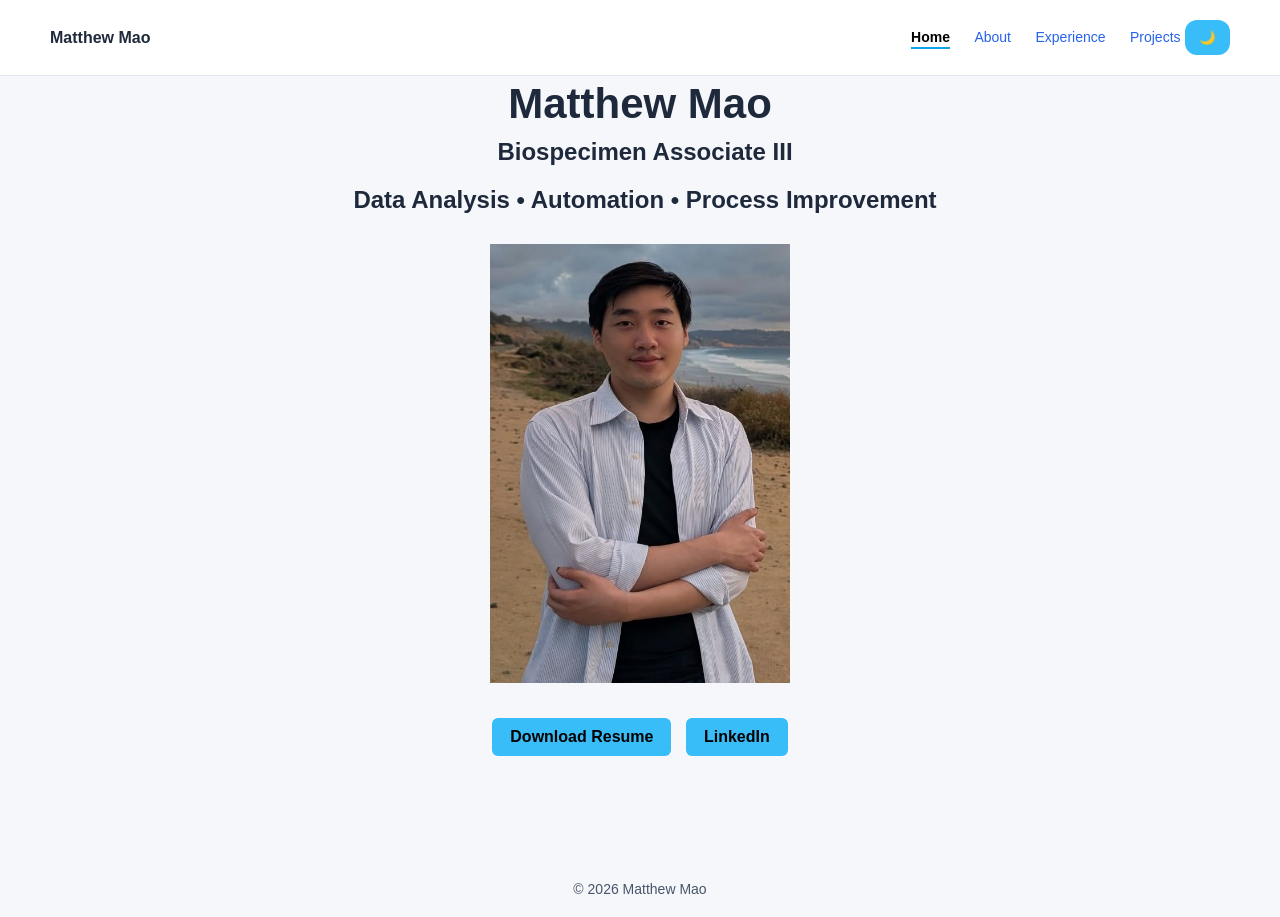
<file: index.html>
<!DOCTYPE html>
<html lang="en">
<head> 
  <meta charset="UTF-8">
  <meta name="viewport" content="width=device-width, initial-scale=1.0">
  <title>Matthew Mao | Portfolio</title>
  <link rel="stylesheet" href="style.css">
</head>

<body>

  <!-- NAV -->
  <nav>
    <div><strong>Matthew Mao</strong></div>
    <div>
      <a href="index.html" class="active">Home</a>
      <a href="about.html">About</a>
      <a href="experience.html">Experience</a>
      <a href="projects.html">Projects</a>
      <button class="toggle-btn" onclick="toggleTheme()">🌙</button>
    </div>
  </nav>

  <!-- HERO -->
  <div class="hero">
    <h1>Matthew Mao</h1>
    <h2>Biospecimen Associate III</h2>
    <h2>Data Analysis • Automation • Process Improvement</h2>

    <img src="images/mmao_picture.jpg" alt="Matthew Mao" class="index-pic">
    
    <a class="btn" href="resume.pdf" download>Download Resume</a>
    <a class="btn" href="https://www.linkedin.com/in/matthewymao" target="_blank">LinkedIn</a>
  </div>

  <footer>
    © 2026 Matthew Mao
  </footer>

  <script src="script.js"></script>
  
</body>
</html>
</file>
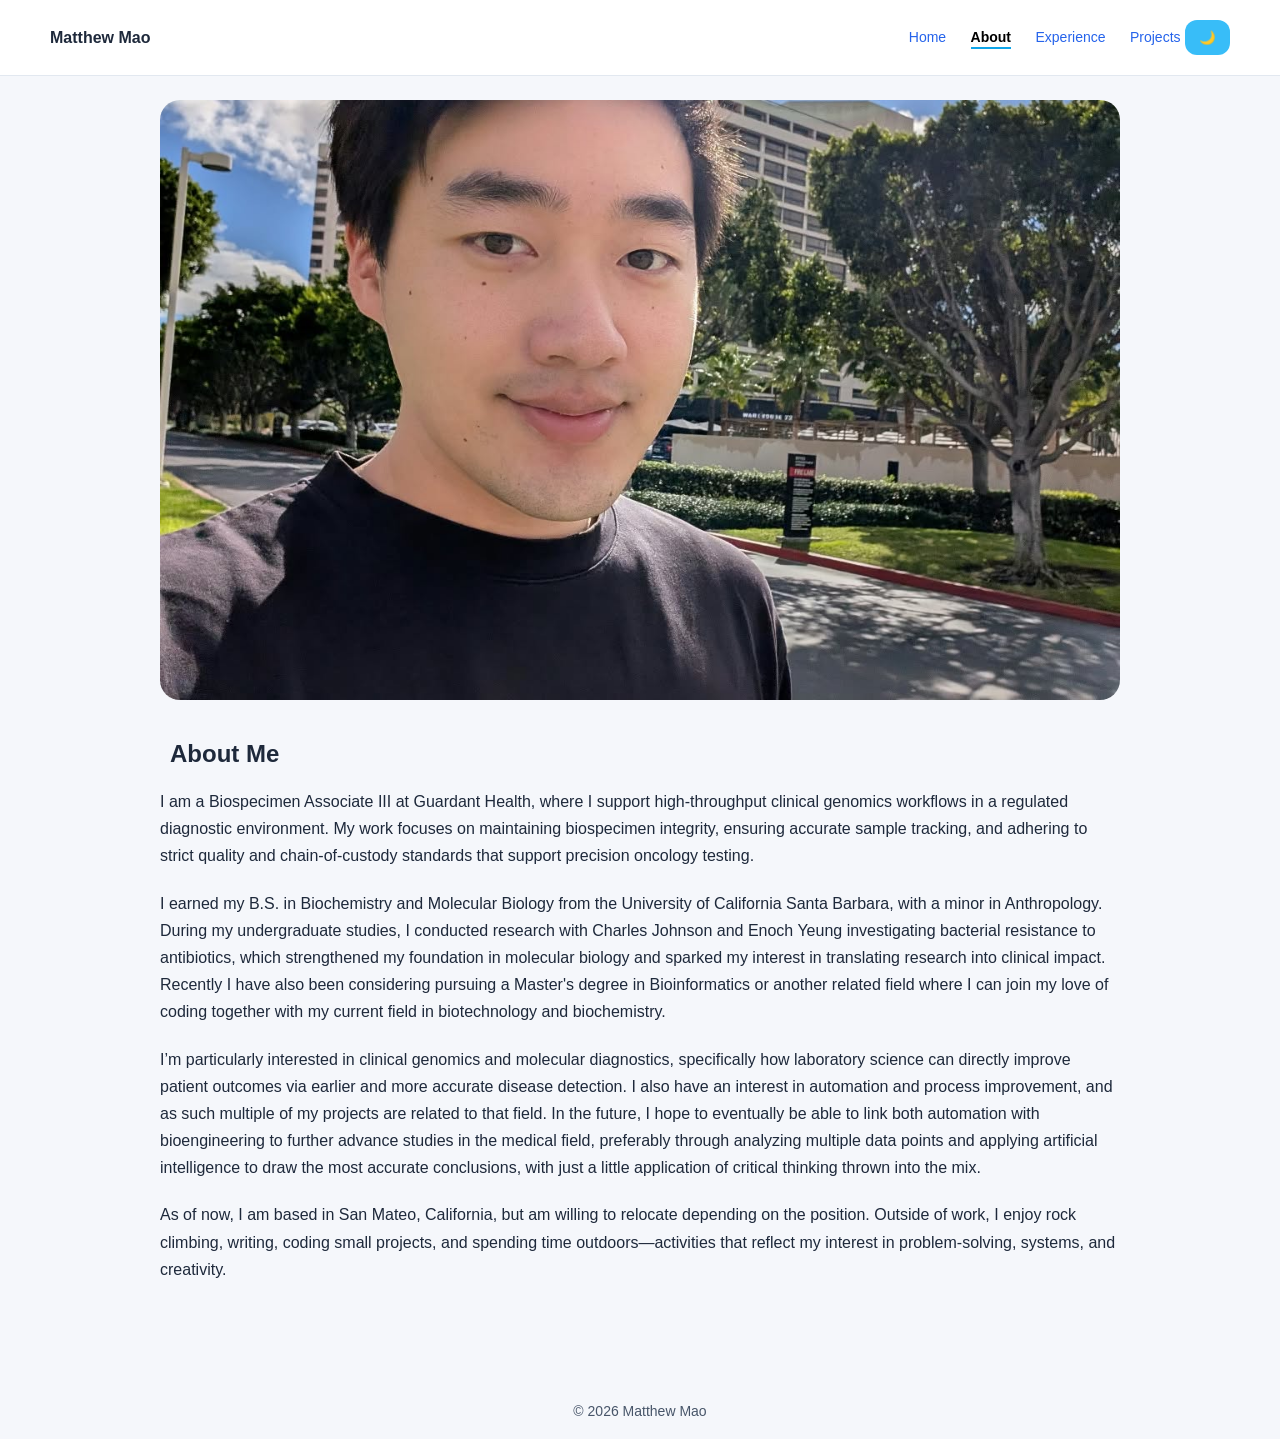
<file: about.html>
<!DOCTYPE html>
<html lang="en">
<head>
  <meta charset="UTF-8">
  <meta name="viewport" content="width=device-width, initial-scale=1.0">
  <title>About | Matthew Mao</title>
  <link rel="stylesheet" href="style.css">
</head>

<body>

  <nav>
    <div><strong>Matthew Mao</strong></div>
    <div>
      <a href="index.html">Home</a>
      <a href="about.html" class="active">About</a>
      <a href="experience.html">Experience</a>
      <a href="projects.html">Projects</a>
      <button class="toggle-btn" onclick="toggleTheme()">🌙</button>
    </div>
  </nav>

  <div class="container">

    <section id="about">

    <div class="banner">
      <img src="images/selfie2.jpg" alt="Matthew Mao" class="about-banner-img">
    </div>
      
      <h2>About Me</h2>
      <p>
      I am a Biospecimen Associate III at Guardant Health, where I support high-throughput clinical genomics workflows in a regulated diagnostic environment. My work focuses 
      on maintaining biospecimen integrity, ensuring accurate sample tracking, and adhering to strict quality and chain-of-custody standards that support precision oncology testing.
      </p>

      <p>
      I earned my B.S. in Biochemistry and Molecular Biology from the University of California Santa Barbara, with a minor in Anthropology. During my undergraduate studies, I conducted
      research with Charles Johnson and Enoch Yeung investigating bacterial resistance to antibiotics, which strengthened my foundation in molecular biology and sparked my interest
      in translating research into clinical impact. Recently I have also been considering pursuing a Master's degree in Bioinformatics or another related field where I can join my love of
      coding together with my current field in biotechnology and biochemistry.
      </p>

      <p>
      I’m particularly interested in clinical genomics and molecular diagnostics, specifically how laboratory science can directly improve patient outcomes via earlier and more accurate
      disease detection. I also have an interest in automation and process improvement, and as such multiple of my projects are related to that field. In the future, I hope to eventually
      be able to link both automation with bioengineering to further advance studies in the medical field, preferably through analyzing multiple data points and applying artificial intelligence
      to draw the most accurate conclusions, with just a little application of critical thinking thrown into the mix.
      </p>
        
      <p>
      As of now, I am based in San Mateo, California, but am willing to relocate depending on the position. Outside of work, I enjoy rock climbing, writing, coding small projects, and spending time outdoors—activities that reflect my interest in problem-solving, systems, and creativity.
      </p>
    </section>
  </div>

  <footer>
    © 2026 Matthew Mao
  </footer>

  <script src="script.js"></script>
  
</body>
</html>
</file>
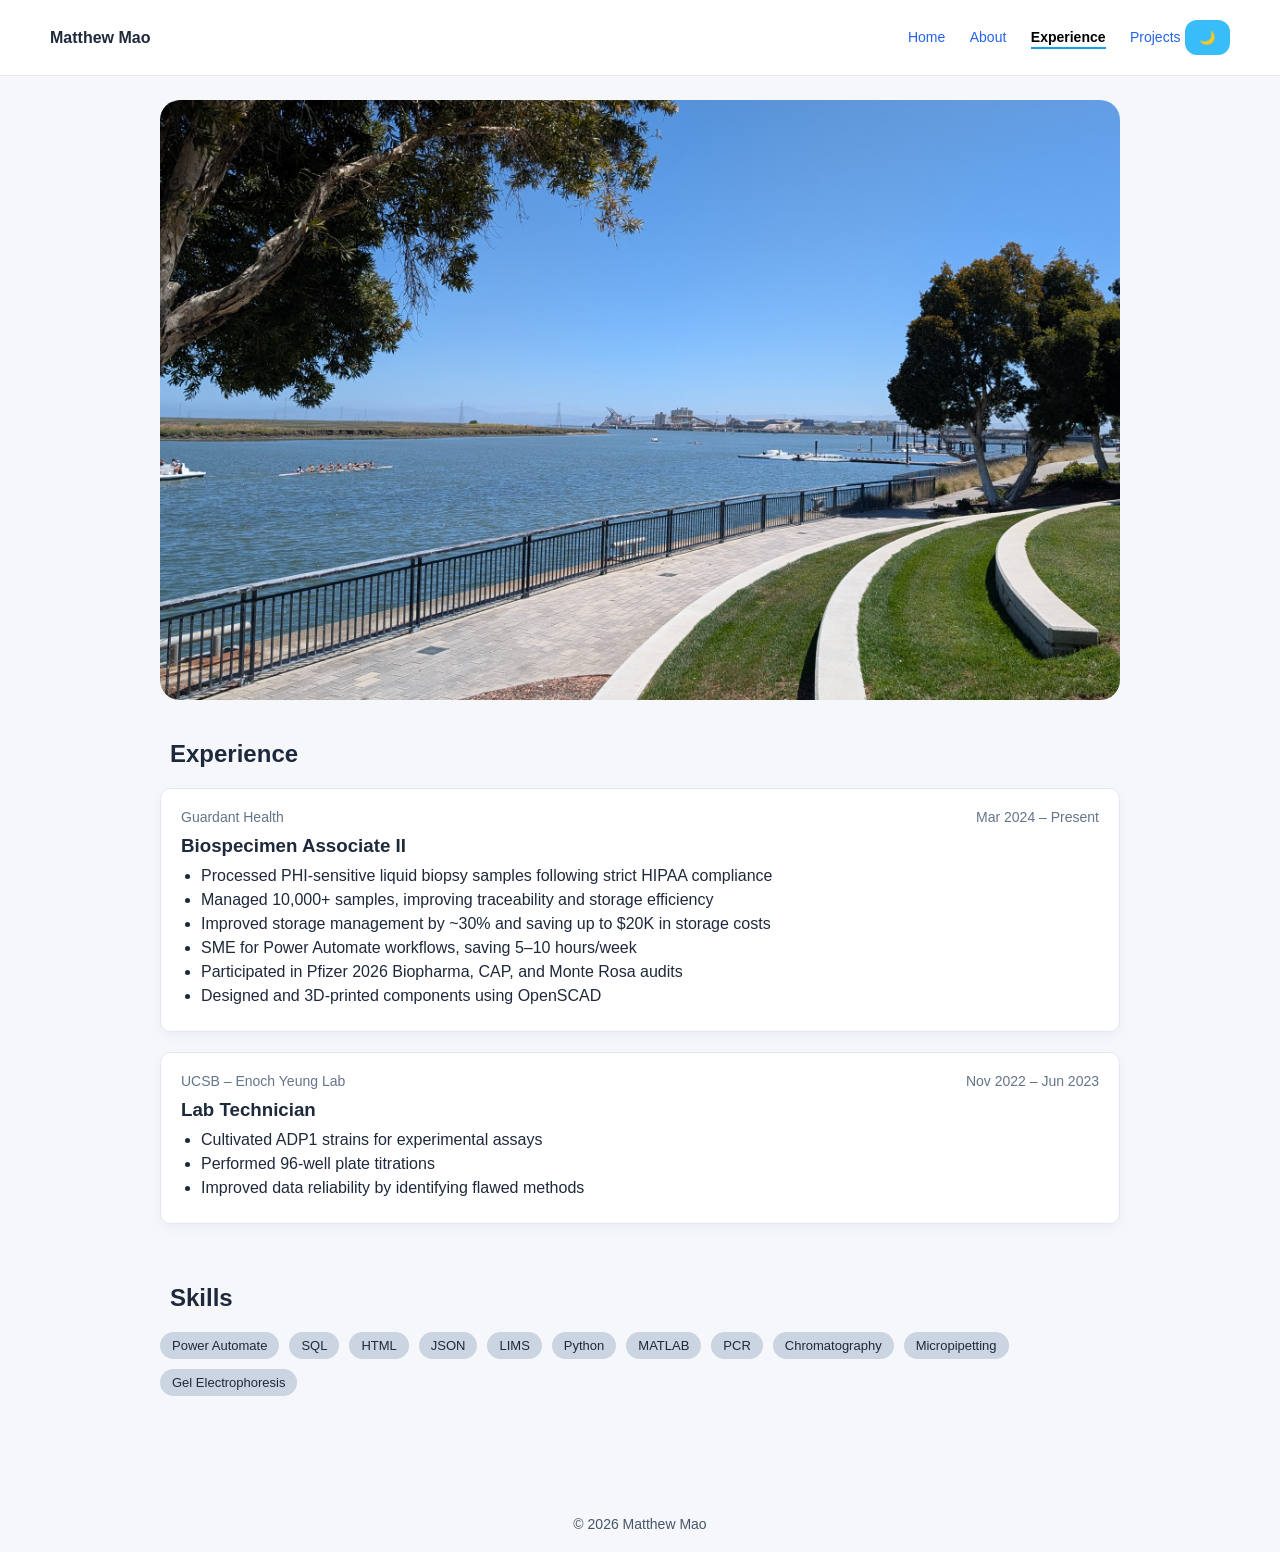
<file: experience.html>
<!DOCTYPE html>
<html lang="en">
<head>
  <meta charset="UTF-8">
  <meta name="viewport" content="width=device-width, initial-scale=1.0">
  <title>Experience | Matthew Mao</title>
  <link rel="stylesheet" href="style.css">
</head>

<body>

  <nav>
    <div><strong>Matthew Mao</strong></div>
    <div>
      <a href="index.html">Home</a>
      <a href="about.html">About</a>
      <a href="experience.html" class="active">Experience</a>
      <a href="projects.html">Projects</a>
      <button class="toggle-btn" onclick="toggleTheme()">🌙</button>
    </div>
  </nav>

  <div class="container">

    <section>
      <div class="banner">
        <img src="images/redwood_waterfront.png" alt="Matthew Mao" class="experience-img">
      </div>
      
      <h2>Experience</h2>

      <div class="card">
        <div class="card-header">
          <span>Guardant Health</span>
          <span>Mar 2024 – Present</span>
        </div>
        <h3>Biospecimen Associate II</h3>
        <ul>
          <li>Processed PHI-sensitive liquid biopsy samples following strict HIPAA compliance</li>
          <li>Managed 10,000+ samples, improving traceability and storage efficiency</li>
          <li>Improved storage management by ~30% and saving up to $20K in storage costs</li>
          <li>SME for Power Automate workflows, saving 5–10 hours/week</li>
          <li>Participated in Pfizer 2026 Biopharma, CAP, and Monte Rosa audits</li>
          <li>Designed and 3D-printed components using OpenSCAD</li>
        </ul>
      </div>

      <div class="card">
        <div class="card-header">
          <span>UCSB – Enoch Yeung Lab</span>
          <span>Nov 2022 – Jun 2023</span>
        </div>
        <h3>Lab Technician</h3>
        <ul>
          <li>Cultivated ADP1 strains for experimental assays</li>
          <li>Performed 96-well plate titrations</li>
          <li>Improved data reliability by identifying flawed methods</li>
        </ul>
      </div>
    </section>

    <!-- SKILLS -->
    <section>
      <h2>Skills</h2>
      <div class="skills">
        <div class="skill">Power Automate</div>
        <div class="skill">SQL</div>
        <div class="skill">HTML</div>
        <div class="skill">JSON</div>
        <div class="skill">LIMS</div>
        <div class="skill">Python</div>
        <div class="skill">MATLAB</div>
        <div class="skill">PCR</div>
        <div class="skill">Chromatography</div>
        <div class="skill">Micropipetting</div>
        <div class="skill">Gel Electrophoresis</div>
      </div>
    </section>

  </div>
  
  <footer>
    © 2026 Matthew Mao
  </footer>

  <script src="script.js"></script>
  
</body>
</html>
</file>
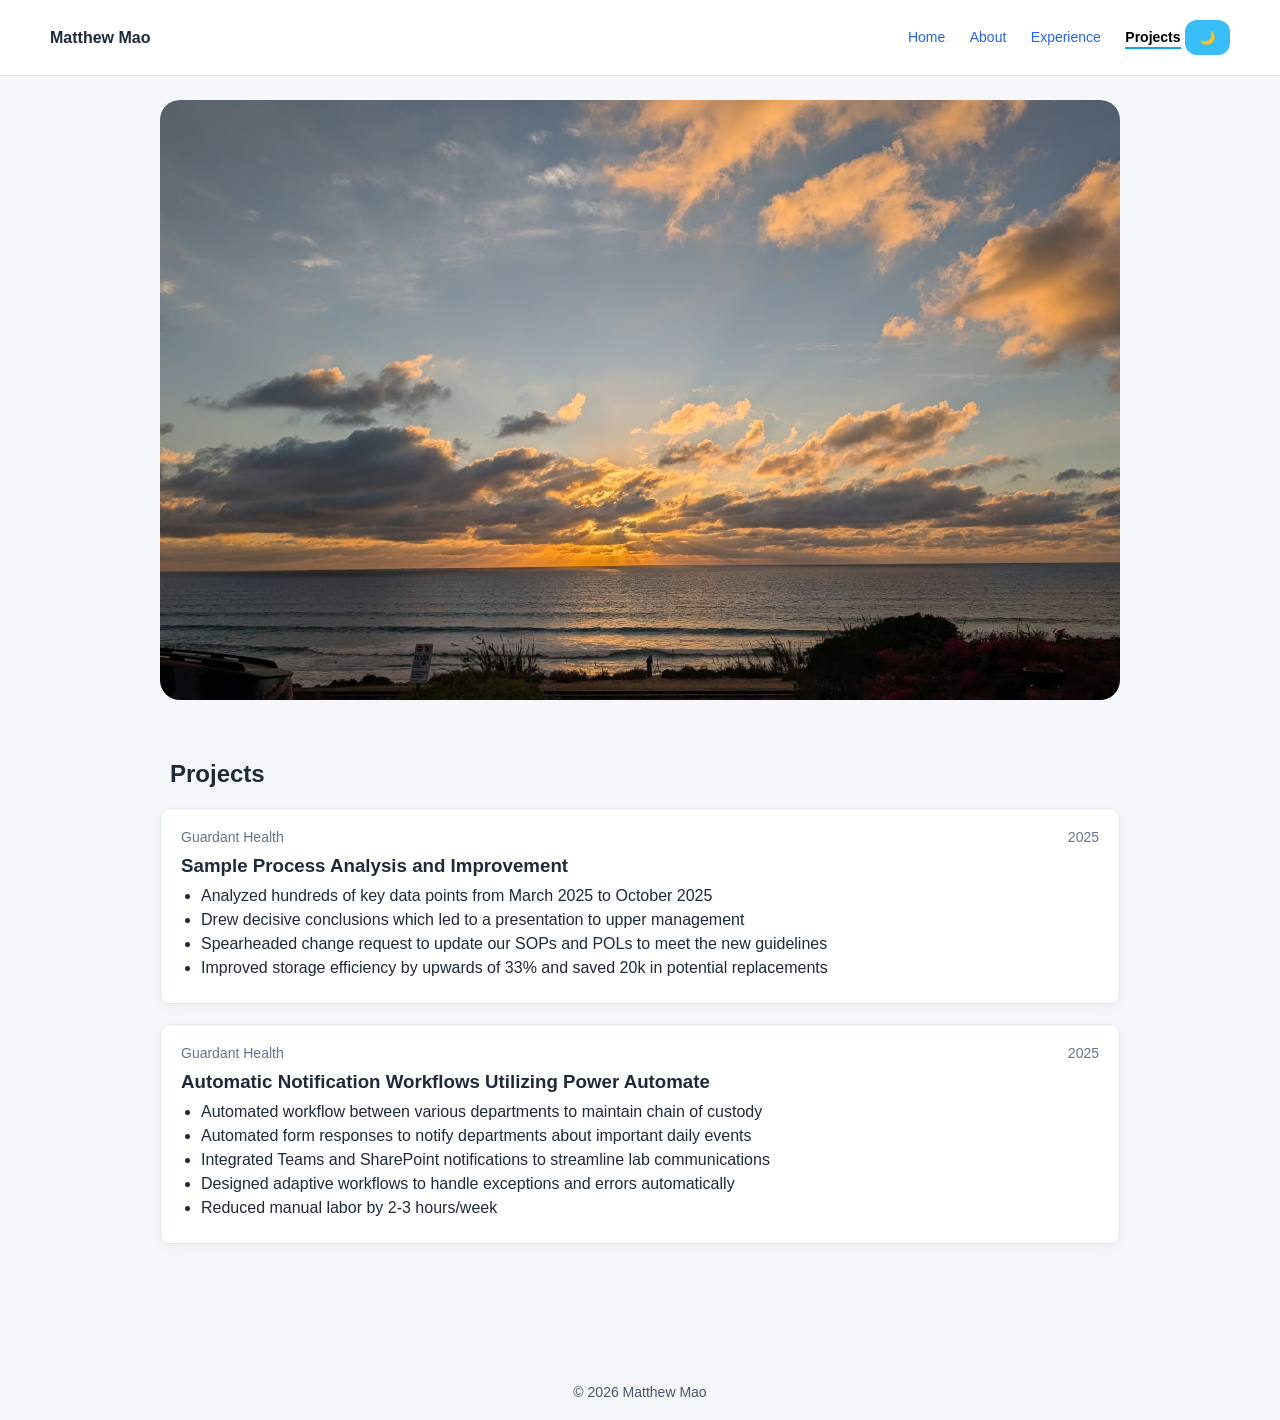
<file: projects.html>
<!DOCTYPE html>
<html lang="en">
<head>
  <meta charset="UTF-8">
  <meta name="viewport" content="width=device-width, initial-scale=1.0">
  <title>About | Matthew Mao</title>
  <link rel="stylesheet" href="style.css">
</head>

<body>

  <!-- NAV -->
  <nav>
    <div><strong>Matthew Mao</strong></div>
    <div>
      <a href="index.html">Home</a>
      <a href="about.html">About</a>
      <a href="experience.html">Experience</a>
      <a href="projects.html" class="active">Projects</a>
      <button class="toggle-btn" onclick="toggleTheme()">🌙</button>
    </div>
  </nav>

    <div class="container">

      <section>
        <div class="banner">
          <img src="images/vista.jpg" alt="Matthew Mao" class="experience-img">
        </div>
      
     <!-- PROJECTS -->
    <section id="projects">
      
      <h2>Projects</h2>

      <div class="card">
        <div class="card-header">
          <span>Guardant Health</span>
          <span>2025</span>
        </div>
        <h3>Sample Process Analysis and Improvement</h3>
        <ul>
          <li>Analyzed hundreds of key data points from March 2025 to October 2025</li>
          <li>Drew decisive conclusions which led to a presentation to upper management</li>
          <li>Spearheaded change request to update our SOPs and POLs to meet the new guidelines</li>
          <li>Improved storage efficiency by upwards of 33% and saved 20k in potential replacements</li>
        </ul>
      </div>

      <div class="card">
        <div class="card-header">
          <span>Guardant Health</span>
          <span>2025</span>
        </div>
        <h3>Automatic Notification Workflows Utilizing Power Automate</h3>
        <ul>
          <li>Automated workflow between various departments to maintain chain of custody</li>
          <li>Automated form responses to notify departments about important daily events</li>
          <li>Integrated Teams and SharePoint notifications to streamline lab communications</li>
          <li>Designed adaptive workflows to handle exceptions and errors automatically</li>
          <li>Reduced manual labor by 2-3 hours/week</li>
        </ul>
      </div>

    </section>

  </div>

  <footer>
    © 2026 Matthew Mao
  </footer>

  <script src="script.js"></script>
  
</body>
</html>
</file>
<file: style.css>
* {
  margin: 0;
  padding: 0;
  box-sizing: border-box;
  scroll-behavior: smooth;
}

.index-pic {
  display: flex;
  margin: 30px auto;
  width: 100%;
  max-width: 300px;
  height: auto;
}

.banner {
  width: 100%;
  max-width: 1000px;
  margin: 40px auto;
  overflow: hidden;
  border-radius: 20px;
}

.about-banner-img {
  width: 100%;
  height: 600px;
  object-fit: cover;
  display: block;
}

.experience-img {
  width:100%;
  height:600px;
  object-fit:cover;
  object-position:center;
  display:block;
}

body {
  font-family: 'Segoe UI', sans-serif;
  background: #0f172a;
  color: #e2e8f0;
  transition: background 0.3s ease, color 0.3s ease;
}

a {
  color: #38bdf8;
  text-decoration: none;
}

.container {
  max-width: 1000px;
  margin: auto;
  padding: 40px 20px;
}

/* DARK/LIGHT MODE STYLES */
body.light {
  background: #f5f7fb;
  color: #1e293b;
}

body.light a {
  color: #2563eb;
}

body.light nav {
  background: rgba(248, 250, 252, 0.9);
  border-bottom: 1px solid #cbd5e1;
}

body.light .hero .btn {
  color: #000000;
}

/* NAV */
nav {
    position: absolute;
    top: 0;
    left: 0;
    width: 100%;
    padding: 20px 50px;
    display: flex;
    justify-content: space-between;
    align-items: center;
    background: linear-gradient(
        rgba(0,0,0,0.55),
        rgba(0,0,0,0)
    );
    z-index: 100;
}

nav a {
  margin-left: 20px;
  font-size: 14px;
}

.toggle-btn {
  padding: 10px 14px;
  border-radius: 12px;
  background: #38bdf8;
  color: #0f172a;
  font-weight: bold;
  cursor: pointer;
  border: none;
  transition: background 0.3s ease;
}

.toggle-btn:hover {
  background: #0ea5e9;
}

.active {
  color: #ffffff;
  font-weight: bold;
  border-bottom: 2px solid #38bdf8;
  padding-bottom: 2px;
}

.hero {
  text-align: center;
  padding: 80px 20px 40px;
}

.hero h1 {
  font-size: 42px;
  margin-bottom: 10px;
}

.hero p {
  color: #94a3b8;
  margin-bottom: 20px;
  transition: color 0.3s ease;
}

.btn {
  display: inline-block;
  padding: 10px 18px;
  background: #38bdf8;
  color: #0f172a;
  border-radius: 6px;
  font-weight: bold;
  margin: 5px;
  transition: background 0.3s ease;
}

.btn:hover {
  background: #0ea5e9;
}

/* SECTION */
section {
  margin-top: 60px;
}

h2 {
  margin-bottom: 20px;
  padding-left: 10px;
}

#about p {
  margin-bottom: 20px;
  line-height: 1.7;
}

#about p:last-child {
  margin-bottom: 0;
}

/* CARD */
.card {
  background: #1e293b;
  padding: 20px;
  border-radius: 10px;
  margin-bottom: 20px;
  transition: transform 0.2s ease, background 0.3s ease;
}

body.light .card {
  background: #ffffff;
  border: 1px solid #e2e8f0;
  box-shadow: 0 4px 12px rgba(0,0,0,0.04);
}

.card:hover {
  transform: translateY(-5px);
}

.card-header {
  display: flex;
  justify-content: space-between;
  font-size: 14px;
  margin-bottom: 10px;
  color: #94a3b8;
  transition: color 0.3s ease;
}

body.light .card-header {
  color: #64748b;
}

.card h3 {
  margin-bottom: 10px;
}

ul {
  padding-left: 20px;
}

li {
  margin-bottom: 6px;
}

/* SKILLS */
.skills {
  display: flex;
  flex-wrap: wrap;
  gap: 10px;
}

.skill {
  background: #334155;
  padding: 6px 12px;
  border-radius: 20px;
  font-size: 13px;
}

body.light .skill {
  background: #cbd5e1;
}

/* FOOTER */
footer {
  text-align: center;
  margin-top: 60px;
  padding: 20px;
  color: #64748b;
  font-size: 14px;
  transition: color 0.3s ease;
}

body.light footer {
  color: #475569;
}

body.light nav {
  background: #ffffff;
  border-bottom: 1px solid #e2e8f0;
}

body.light .active {
  color: #000000;
  border-bottom: 2px solid #0ea5e9;
}
</file>
